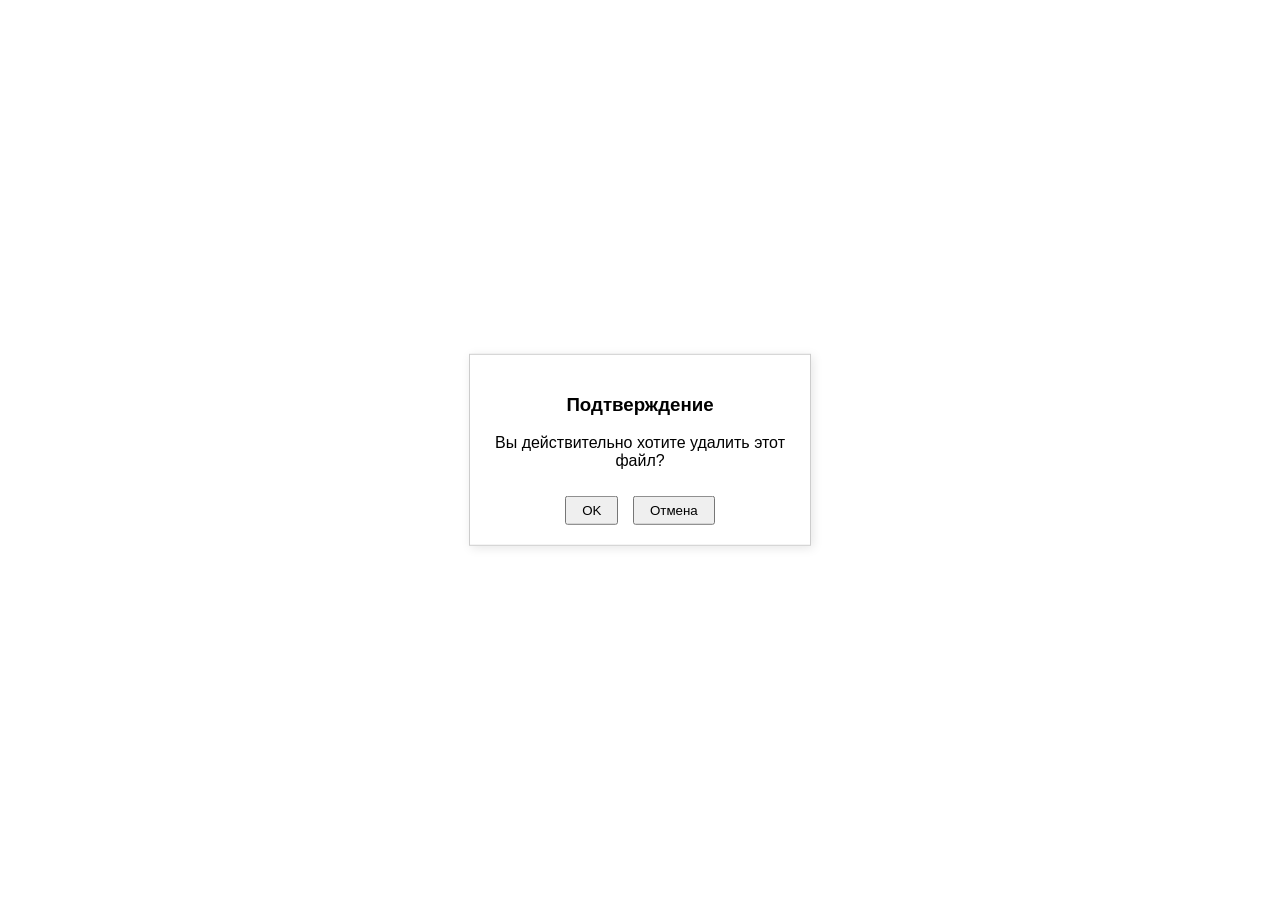
<file: lab1/index.html>
<!DOCTYPE html>
<head>
    <meta charset="UTF-8">
    <title>lab1 - Подтверждение</title>
    <link rel="stylesheet" href="style.css">
</head>
<body>

<div class="dialog">
    <h3>Подтверждение</h3>
    <p>Вы действительно хотите удалить этот файл?</p>
    <button id="okBtn">OK</button>
    <button id="cancelBtn">Отмена</button>
</div>

<script>
    document.getElementById('okBtn').onclick = function() {
        alert('Действие подтверждено');
    };
    document.getElementById('cancelBtn').onclick = function() {
        alert('Действие отменено');
    };
</script>

</body>
</html>
</file>
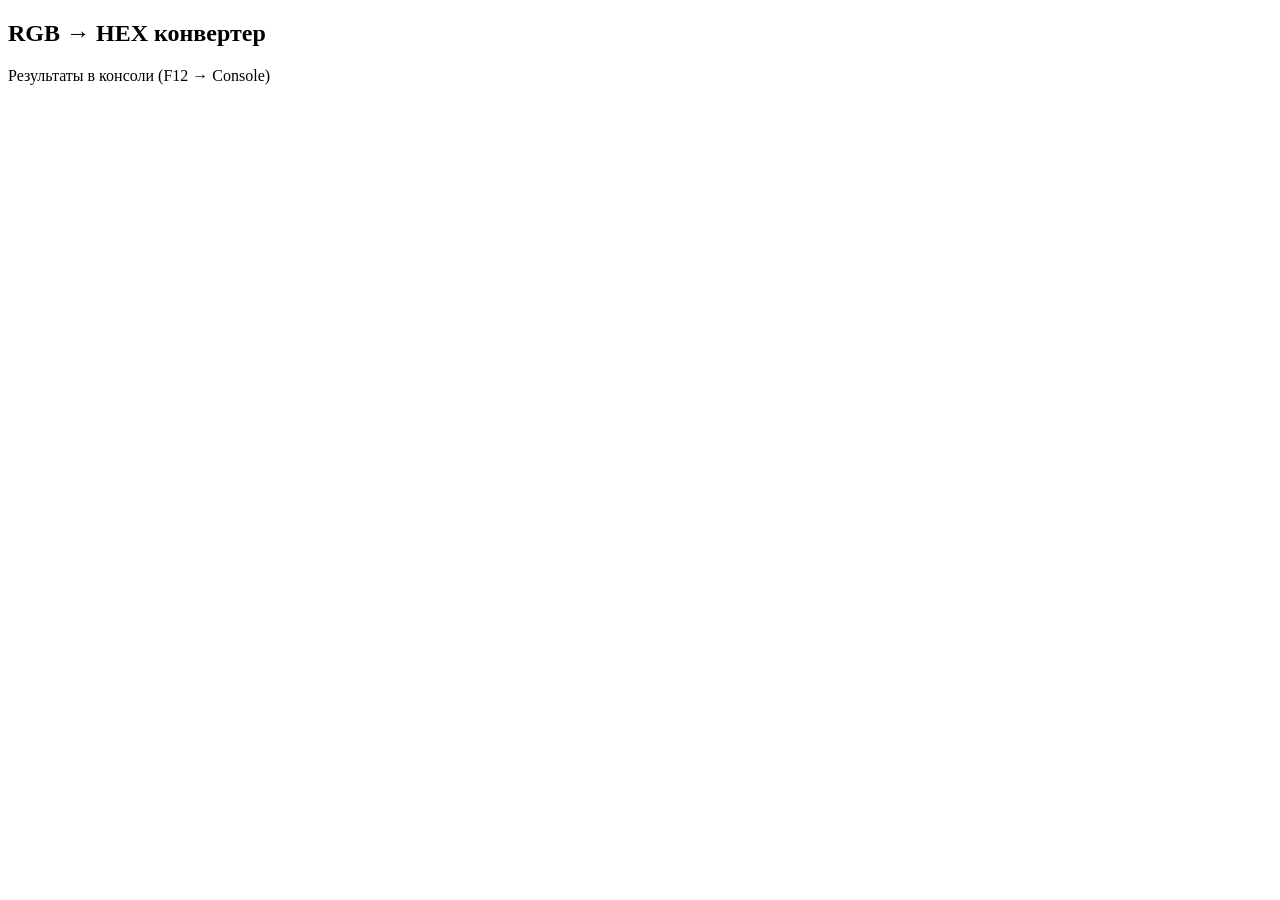
<file: lab2/index.html>
<!DOCTYPE html>
<html lang="ru">
<head>
    <meta charset="UTF-8">
    <title>lab2 - RGB to HEX</title>
</head>
<body>
    <h2>RGB → HEX конвертер</h2>
    <p>Результаты в консоли (F12 → Console)</p>

    <script>
        function rgbToHex(rgb) {
            // Извлекаем все числа из строки
            const numbers = rgb.match(/\d+/g);
            
            // Проверка на ошибки
            if (!numbers || numbers.length < 3) {
                return 'Ошибка: неверный формат';
            }
            
            // Проходим по каждому числу и преобразуем в HEX
            const hexParts = numbers.map(function(num) {
                const intNum = parseInt(num);
                const hexNum = intNum.toString(16);
                const paddedHex = hexNum.padStart(2, '0');
                return paddedHex;
            });
            
            // Склеиваем результат
            return '#' + hexParts.join('');
        }

        // Тесты в правильном порядке
        console.log('=== РЕЗУЛЬТАТЫ КОНВЕРТАЦИИ RGB → HEX ===');
        console.log('Красный:  rgb(255,0,0)     →', rgbToHex("rgb(255,0,0)"));
        console.log('Зеленый:  rgb(0,255,0)     →', rgbToHex("rgb(0,255,0)"));
        console.log('Синий:    rgb(0,0,255)     →', rgbToHex("rgb(0,0,255)"));
        console.log('Желтый:   rgb(255,255,0)   →', rgbToHex("rgb(255,255,0)"));
        console.log('Черный:   rgb(0,0,0)       →', rgbToHex("rgb(0,0,0)"));
        console.log('Белый:    rgb(255,255,255) →', rgbToHex("rgb(255,255,255)"));
    </script>
</body>
</html>
</file>
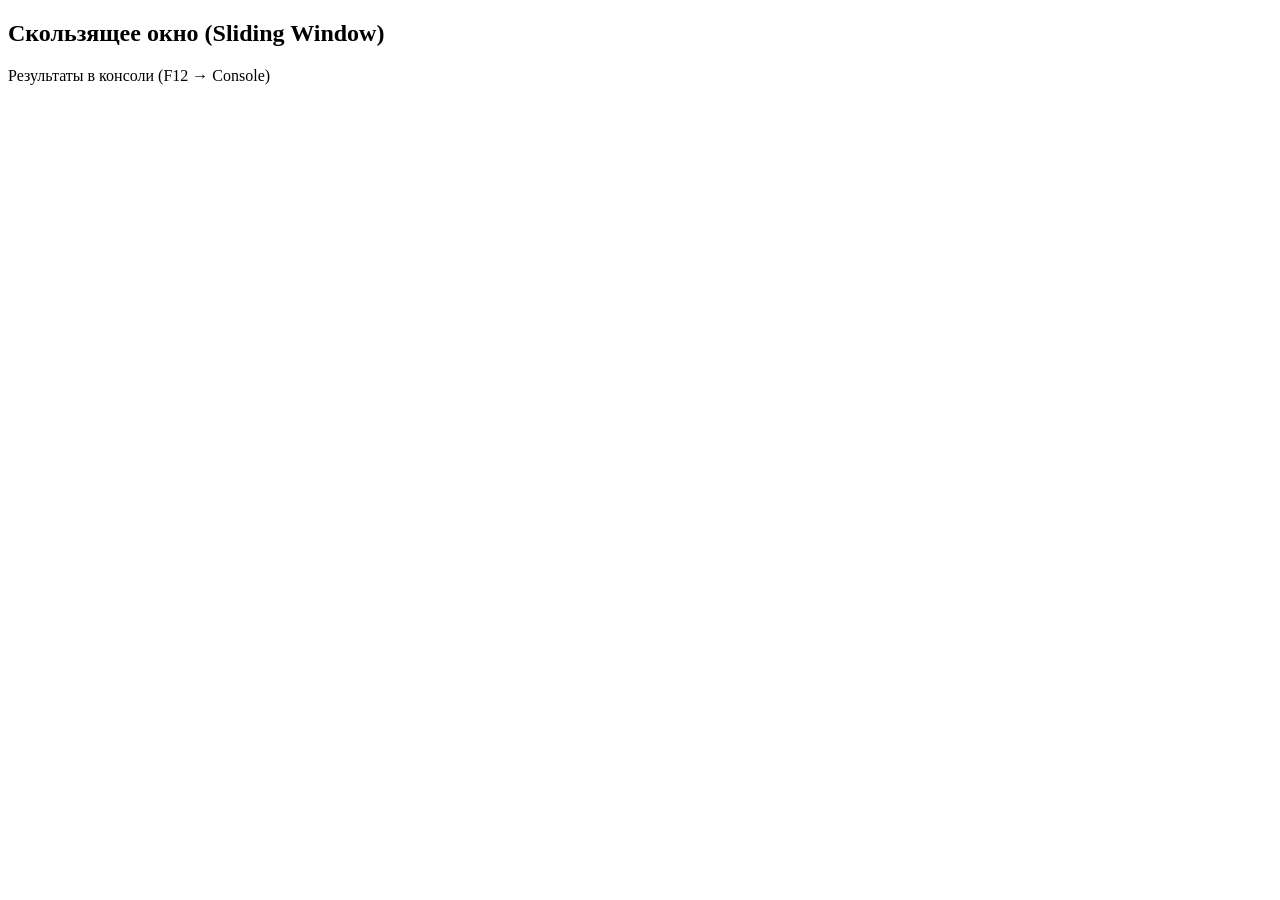
<file: lab3/index.html>
<!DOCTYPE html>
<html lang="ru">
<head>
    <meta charset="UTF-8">
    <title>lab3 - Sliding Window Sums</title>
</head>
<body>
    <h2>Скользящее окно (Sliding Window)</h2>
    <p>Результаты в консоли (F12 → Console)</p>

    <script src="script.js"></script>
</body>
</html>
</file>
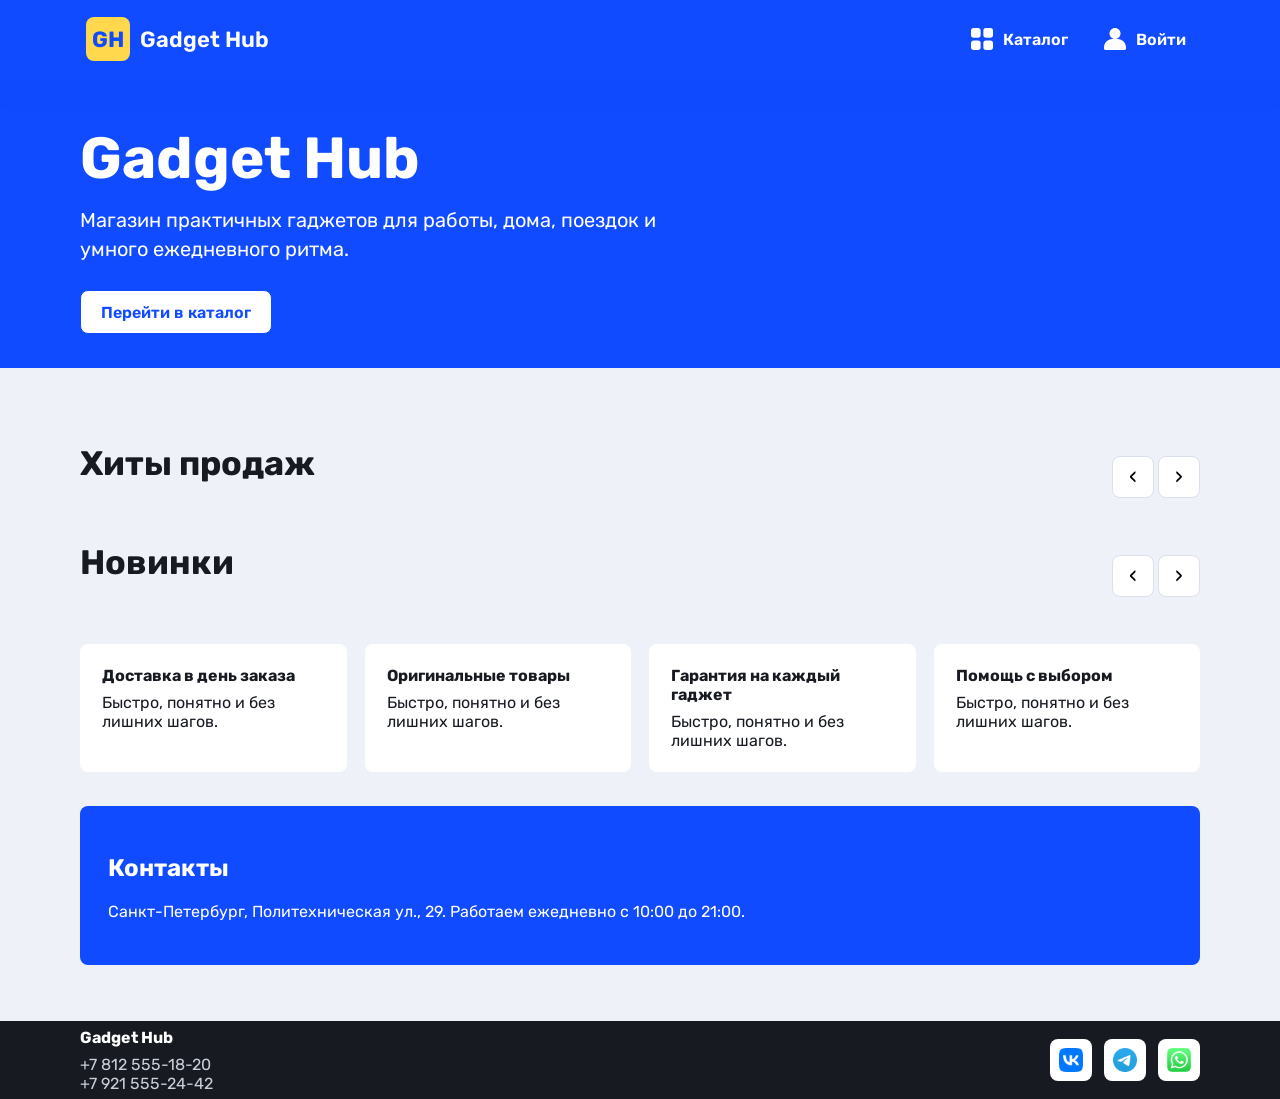
<file: Final_project/frontend/index.html>
<!doctype html>
<html lang="ru">
  <head>
    <meta charset="UTF-8" />
    <meta name="viewport" content="width=device-width, initial-scale=1.0" />
    <title>Gadget Hub</title>
    <link rel="stylesheet" href="styles.css" />
  </head>
  <body>
    <header class="site-header">
      <div class="container header-inner">
        <button class="logo" data-route="home" aria-label="Gadget Hub">
          <span class="logo-mark">GH</span>
          <span>Gadget Hub</span>
        </button>
        <nav class="nav">
          <button class="nav-link" data-route="catalog">
            <img src="assets/images/icons/catalog.svg" alt="" />
            Каталог
          </button>
          <button class="nav-link cart-link hidden" data-route="cart">
            <span class="cart-icon-wrap">
              <img src="assets/images/icons/card.svg" alt="" />
              <span class="cart-count hidden">0</span>
            </span>
            Корзина
          </button>
          <button class="nav-link auth-link" data-route="login">
            <img src="assets/images/icons/profile.svg" alt="" />
            <span class="auth-text">Войти</span>
          </button>
        </nav>
      </div>
    </header>

    <main id="app"></main>

    <footer class="site-footer">
      <div class="container footer-inner">
        <div>
          <strong>Gadget Hub</strong>
          <p>+7 812 555-18-20<br />+7 921 555-24-42</p>
        </div>
        <div class="socials">
          <a href="#" aria-label="VK"><img src="assets/images/social/vk.png" alt="" /></a>
          <a href="#" aria-label="Telegram"><img src="assets/images/social/telegram.png" alt="" /></a>
          <a href="#" aria-label="WhatsApp"><img src="assets/images/social/whatsapp.png" alt="" /></a>
        </div>
      </div>
    </footer>

    <div id="modal-root"></div>
    <script src="app.js"></script>
  </body>
</html>
</file>
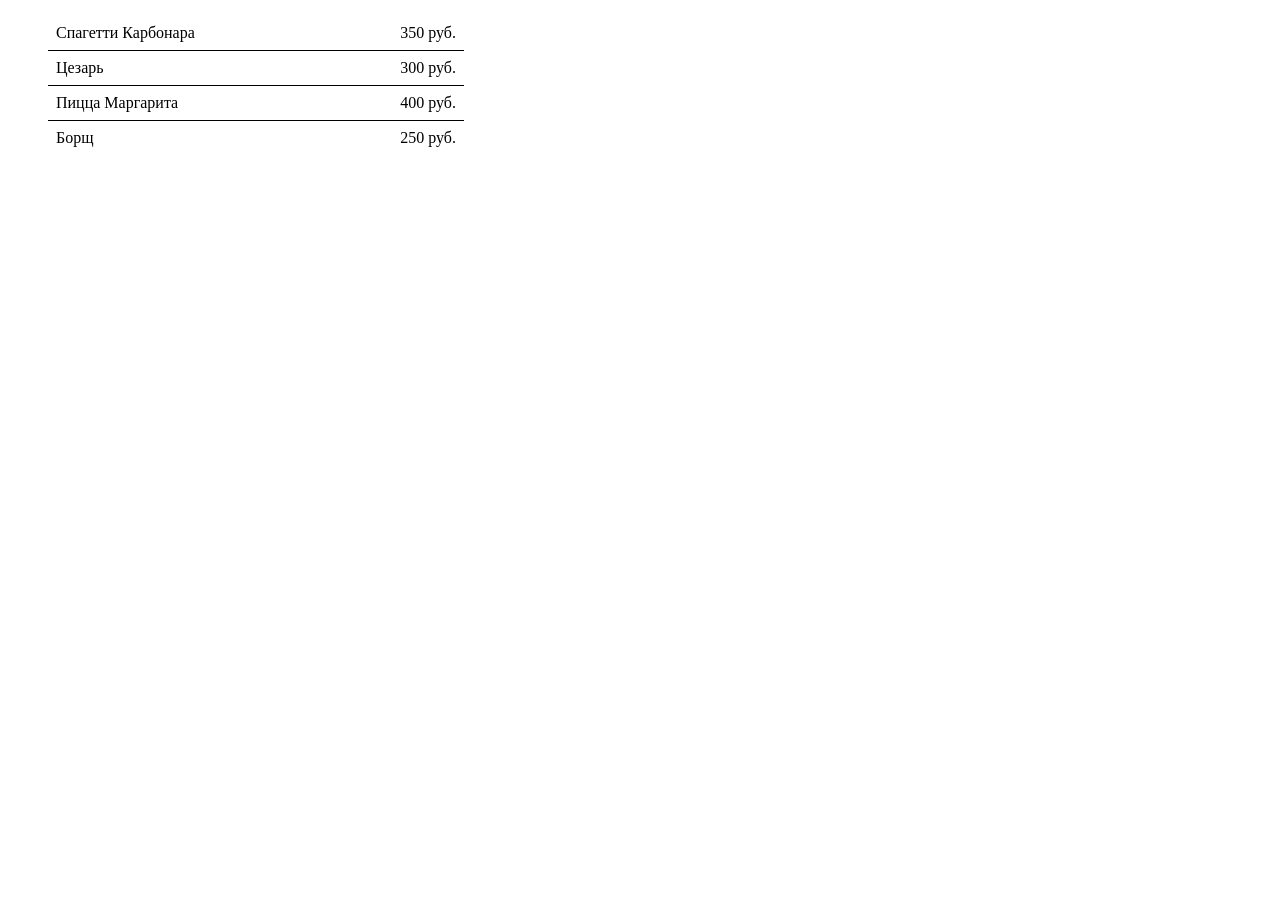
<file: doroshenko.anna/task1/menu.html>
<!DOCTYPE html>
<html lang="ru">
    <head>
        <link href="style.css" rel ="stylesheet">
    </head>
    <body>
        <ul>
            <li>
                <span class="dish">Спагетти Карбонара</span>
                <span class="price">350 руб.</span>
            </li>
            <li>
                <span class="dish">Цезарь</span>
                <span class="price">300 руб.</span>
            </li>
            <li> 
                <span class="dish">Пицца Маргарита</span>
                <span class="price">400 руб.</span>
            </li>
            <li id = "last">
                <span class="dish">Борщ</span>
                <span class="price">250 руб.</span>
            </li> 


        </ul>
    </body>
</html>
</file>
<file: lab1/style.css>
.dialog {
    position: fixed;
    top: 50%;
    left: 50%;
    transform: translate(-50%, -50%);
    border: 1px solid #ccc;
    background: white;
    padding: 20px;
    width: 300px;
    text-align: center;
    box-shadow: 2px 2px 10px rgba(0,0,0,0.1);
    font-family: Arial;
}

button {
    margin: 10px 5px 0 5px;
    padding: 5px 15px;
    cursor: pointer;
}
</file>
<file: Final_project/frontend/styles.css>
@font-face {
  font-family: "Rubik";
  src: url("assets/fonts/static/Rubik-Regular.ttf") format("truetype");
  font-weight: 400;
}

@font-face {
  font-family: "Rubik";
  src: url("assets/fonts/static/Rubik-SemiBold.ttf") format("truetype");
  font-weight: 600;
}

@font-face {
  font-family: "Rubik";
  src: url("assets/fonts/static/Rubik-Bold.ttf") format("truetype");
  font-weight: 700;
}

:root {
  --blue: #114bff;
  --blue-dark: #0733bc;
  --pink: #ff4aa5;
  --yellow: #ffd84d;
  --ink: #171a21;
  --muted: #6d7482;
  --line: #d9dfeb;
  --soft: #f3f6fb;
  --white: #ffffff;
  --danger: #e23838;
  --ok: #12965d;
}

* {
  box-sizing: border-box;
}

body {
  margin: 0;
  min-width: 1180px;
  font-family: "Rubik", Arial, sans-serif;
  color: var(--ink);
  background: #eef2f8;
}

button,
input,
select,
textarea {
  font: inherit;
}

button {
  cursor: pointer;
}

.container {
  width: 1120px;
  margin: 0 auto;
}

.hidden {
  display: none !important;
}

.site-header {
  position: sticky;
  top: 0;
  z-index: 10;
  background: var(--blue);
  color: var(--white);
  box-shadow: 0 8px 24px rgba(17, 75, 255, 0.18);
}

.header-inner,
.footer-inner {
  display: flex;
  align-items: center;
  justify-content: space-between;
  min-height: 78px;
}

.logo,
.nav-link {
  display: inline-flex;
  align-items: center;
  gap: 10px;
  border: 0;
  color: inherit;
  background: transparent;
  font-weight: 600;
}

.logo {
  font-size: 22px;
}

.logo-mark {
  display: grid;
  place-items: center;
  width: 44px;
  height: 44px;
  border-radius: 8px;
  color: var(--blue);
  background: var(--yellow);
  font-weight: 700;
}

.nav {
  display: flex;
  align-items: center;
  gap: 8px;
}

.nav-link {
  min-height: 44px;
  padding: 8px 14px;
  border-radius: 8px;
}

.nav-link:hover,
.nav-link.active {
  background: rgba(255, 255, 255, 0.16);
}

.nav-link img {
  width: 22px;
  height: 22px;
  filter: brightness(0) invert(1);
}

.cart-icon-wrap {
  position: relative;
  display: inline-grid;
}

.cart-count {
  position: absolute;
  top: -10px;
  right: -12px;
  min-width: 21px;
  height: 21px;
  padding: 0 6px;
  border-radius: 999px;
  color: var(--ink);
  background: var(--yellow);
  font-size: 12px;
  line-height: 21px;
  text-align: center;
}

main {
  min-height: calc(100vh - 196px);
}

.section {
  padding: 42px 0 56px;
}

.hero {
  padding: 52px 0 34px;
  color: var(--white);
  background: var(--blue);
}

.hero-grid {
  display: grid;
  grid-template-columns: 1fr 420px;
  gap: 46px;
  align-items: center;
}

.hero h1 {
  margin: 0 0 18px;
  font-size: 58px;
  line-height: 1;
  letter-spacing: 0;
}

.hero p {
  width: 600px;
  margin: 0 0 26px;
  font-size: 20px;
  line-height: 1.45;
}

.hero-collage {
  display: grid;
  grid-template-columns: repeat(2, 1fr);
  gap: 14px;
}

.hero-collage img {
  width: 100%;
  aspect-ratio: 1;
  object-fit: contain;
  padding: 20px;
  border-radius: 8px;
  background: var(--white);
}

.btn {
  display: inline-flex;
  align-items: center;
  justify-content: center;
  gap: 8px;
  min-height: 44px;
  padding: 0 20px;
  border: 1px solid var(--blue);
  border-radius: 8px;
  color: var(--white);
  background: var(--blue);
  font-weight: 600;
  text-decoration: none;
}

.btn:hover {
  background: var(--blue-dark);
}

.btn.secondary {
  color: var(--blue);
  background: var(--white);
}

.btn.ghost {
  color: var(--ink);
  background: var(--white);
  border-color: var(--line);
}

.btn.danger {
  border-color: var(--danger);
  background: var(--danger);
}

.page-title {
  margin: 0 0 26px;
  font-size: 34px;
  line-height: 1.15;
}

.carousel-head,
.catalog-head,
.tabs,
.form-actions,
.modal-actions {
  display: flex;
  align-items: center;
  justify-content: space-between;
  gap: 16px;
}

.carousel {
  margin-top: 34px;
}

.carousel-track {
  display: grid;
  grid-template-columns: repeat(4, 1fr);
  gap: 20px;
}

.icon-btn {
  width: 42px;
  height: 42px;
  border: 1px solid var(--line);
  border-radius: 8px;
  background: var(--white);
  font-size: 22px;
}

.icon-btn:hover {
  border-color: var(--blue);
  color: var(--blue);
}

.product-card,
.panel,
.cart-item,
.order-row {
  border: 1px solid var(--line);
  border-radius: 8px;
  background: var(--white);
}

.product-card {
  position: relative;
  display: grid;
  grid-template-rows: 190px auto;
  gap: 12px;
  min-height: 390px;
  padding: 18px;
}

.product-card:hover {
  border-color: var(--blue);
  box-shadow: 0 14px 32px rgba(38, 53, 82, 0.12);
}

.product-card .image-button {
  border: 0;
  background: var(--soft);
  border-radius: 8px;
}

.product-card img {
  width: 100%;
  height: 180px;
  object-fit: contain;
}

.product-title {
  min-height: 48px;
  margin: 0;
  font-size: 16px;
  line-height: 1.35;
  overflow-wrap: anywhere;
}

.price {
  font-size: 20px;
  font-weight: 700;
}

.rating {
  color: #ffb800;
  font-size: 15px;
  white-space: nowrap;
}

.labels {
  position: absolute;
  top: 14px;
  left: 14px;
  display: flex;
  gap: 6px;
}

.label {
  padding: 5px 8px;
  border-radius: 6px;
  color: var(--white);
  background: var(--pink);
  font-size: 12px;
  font-weight: 600;
}

.label.hit {
  color: var(--ink);
  background: var(--yellow);
}

.card-bottom {
  display: grid;
  gap: 12px;
}

.qty {
  display: inline-grid;
  grid-template-columns: 38px 44px 38px;
  align-items: center;
  width: max-content;
  border: 1px solid var(--line);
  border-radius: 8px;
  overflow: hidden;
}

.qty button {
  height: 38px;
  border: 0;
  background: var(--soft);
  font-size: 18px;
}

.qty span {
  text-align: center;
  font-weight: 600;
}

.advantages {
  display: grid;
  grid-template-columns: repeat(4, 1fr);
  gap: 18px;
  margin-top: 36px;
}

.advantage {
  padding: 22px;
  border-radius: 8px;
  background: var(--white);
}

.advantage strong {
  display: block;
  margin-bottom: 8px;
}

.contact-band {
  margin-top: 34px;
  padding: 28px;
  border-radius: 8px;
  color: var(--white);
  background: var(--blue);
}

.catalog-layout {
  display: grid;
  grid-template-columns: 1fr 280px;
  gap: 24px;
  align-items: start;
}

.toolbar,
.filters {
  padding: 18px;
}

.toolbar {
  margin-bottom: 18px;
}

.toolbar-row {
  display: flex;
  align-items: center;
  gap: 14px;
}

label {
  display: grid;
  gap: 7px;
  color: var(--muted);
  font-size: 14px;
}

input,
select,
textarea {
  width: 100%;
  min-height: 42px;
  padding: 9px 11px;
  border: 1px solid var(--line);
  border-radius: 8px;
  color: var(--ink);
  background: var(--white);
}

textarea {
  resize: vertical;
}

input:focus,
select:focus,
textarea:focus {
  outline: 2px solid rgba(17, 75, 255, 0.16);
  border-color: var(--blue);
}

.field-error input,
.field-error select {
  border-color: var(--danger);
}

.error-text {
  color: var(--danger);
  font-size: 12px;
}

.filters h3 {
  margin: 0 0 14px;
}

.filter-group {
  display: grid;
  gap: 10px;
  margin-bottom: 20px;
}

.check {
  display: flex;
  align-items: center;
  gap: 8px;
  color: var(--ink);
}

.check input {
  width: 17px;
  min-height: 17px;
}

.price-grid {
  display: grid;
  grid-template-columns: 1fr 1fr;
  gap: 10px;
}

.products-grid {
  display: grid;
  grid-template-columns: repeat(3, 1fr);
  gap: 18px;
}

.pagination {
  display: flex;
  gap: 8px;
  margin-top: 22px;
}

.pagination button,
.pagination span {
  min-width: 38px;
  height: 38px;
  border: 1px solid var(--line);
  border-radius: 8px;
  background: var(--white);
}

.pagination .active {
  color: var(--white);
  background: var(--blue);
  border-color: var(--blue);
}

.login-wrap {
  display: grid;
  place-items: center;
  min-height: 560px;
}

.login-card {
  width: 420px;
  padding: 28px;
}

.login-card form,
.order-form,
.cart-list {
  display: grid;
  gap: 16px;
}

.tabs {
  justify-content: flex-start;
  margin-bottom: 20px;
}

.tab {
  min-height: 42px;
  padding: 0 18px;
  border: 1px solid var(--line);
  border-radius: 8px;
  background: var(--white);
  font-weight: 600;
}

.tab.active {
  color: var(--white);
  background: var(--blue);
  border-color: var(--blue);
}

.cart-layout {
  display: grid;
  grid-template-columns: 1fr 360px;
  gap: 24px;
  align-items: start;
}

.cart-item {
  display: grid;
  grid-template-columns: 92px 1fr auto auto;
  gap: 18px;
  align-items: center;
  padding: 14px;
}

.cart-item img {
  width: 92px;
  height: 92px;
  object-fit: contain;
  border-radius: 8px;
  background: var(--soft);
}

.cart-item h3 {
  margin: 0;
  font-size: 16px;
  overflow-wrap: anywhere;
}

.order-form,
.empty-state,
.success-state {
  padding: 22px;
}

.empty-state,
.success-state {
  text-align: center;
}

.success-state {
  color: var(--ok);
}

.order-row {
  display: grid;
  grid-template-columns: 90px 1fr 1fr 1fr;
  gap: 16px;
  padding: 16px;
}

.modal-backdrop {
  position: fixed;
  inset: 0;
  z-index: 30;
  display: grid;
  place-items: center;
  background: rgba(16, 25, 44, 0.48);
}

.modal {
  width: 720px;
  max-height: 86vh;
  overflow: auto;
  padding: 24px;
  border-radius: 8px;
  background: var(--white);
}

.modal-head {
  display: flex;
  justify-content: space-between;
  gap: 16px;
}

.modal-close {
  border: 0;
  background: transparent;
  font-size: 28px;
  line-height: 1;
}

.product-modal {
  display: grid;
  grid-template-columns: 260px 1fr;
  gap: 24px;
}

.product-modal img {
  width: 260px;
  height: 260px;
  object-fit: contain;
  border-radius: 8px;
  background: var(--soft);
}

.site-footer {
  color: var(--white);
  background: var(--ink);
}

.site-footer p {
  margin: 8px 0 0;
  color: #c9d0dc;
}

.socials {
  display: flex;
  gap: 12px;
}

.socials a {
  display: grid;
  place-items: center;
  width: 42px;
  height: 42px;
  border-radius: 8px;
  background: var(--white);
}

.socials img {
  width: 24px;
  height: 24px;
}
</file>
<file: doroshenko.anna/task1/style.css>
ul {list-style-type: none;}

li {
    display : grid;
    width : 400px;
    grid-template-columns: repeat(2, 200px);
    padding: 8px;
    border-bottom: 1px solid black;
}
#last {border:none;}
.dish {justify-self : start;}
.price {justify-self : end;}
</file>
